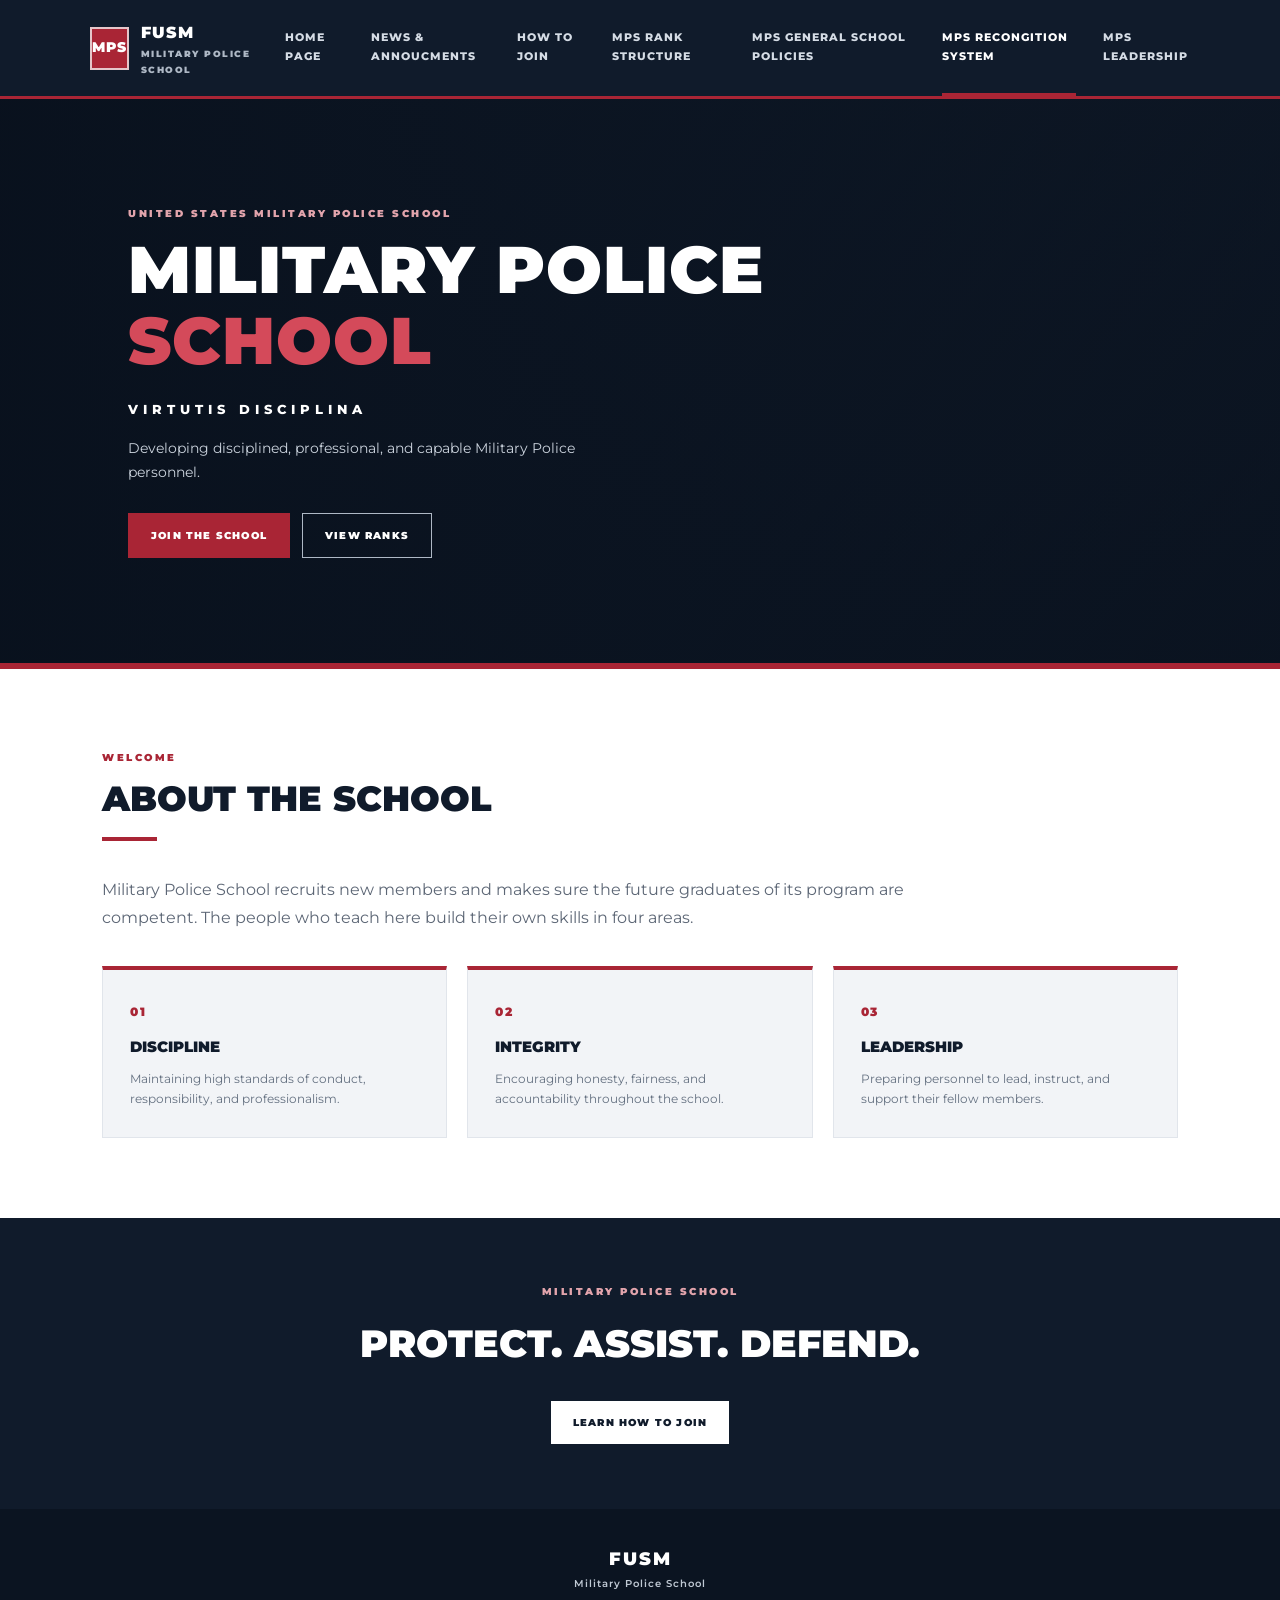
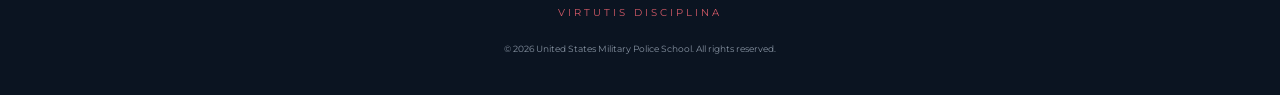
<file: index.html>
<!DOCTYPE html>
<html lang="en">
<head>
  <meta charset="UTF-8">
  <meta name="viewport" content="width=device-width, initial-scale=1.0">
  <title>FUSM | Military Police School</title>
  <link rel="stylesheet" href="style.css">
  <script src="script.js" defer></script>
</head>
<body>
  <header class="topbar">
    <a class="brand" href="index.html">
      <span class="brand-mark">MPS</span>
      <span>FUSM <small>MILITARY POLICE SCHOOL</small></span>
    </a>
    <button class="menu-button" aria-label="Toggle navigation">☰</button>
     <nav class="nav">
    <a href="index.html">Home Page</a>
    <a href="news.html">News & Annoucments</a>
    <a href="join.html">How To Join</a>
    <a href="ranks.html">MPS Rank Structure</a>
    <a href="rules.html">MPS General School Policies</a>
    <a class="active" href="awards.html">MPS Recongition System</a>
    <a href="leadership.html">MPS Leadership</a>
     </nav>
  </header>

  <main>
    <section class="hero">
      <div class="hero-content">
        <p class="eyebrow">UNITED STATES MILITARY POLICE SCHOOL</p>
        <h1>MILITARY POLICE<br><span>SCHOOL</span></h1>
        <p class="motto">VIRTUTIS DISCIPLINA</p>
        <p class="hero-description">
          Developing disciplined, professional, and capable Military Police personnel.
        </p>
        <div class="hero-actions">
          <a class="button button-red" href="join.html">Join the School</a>
          <a class="button button-outline" href="ranks.html">View Ranks</a>
        </div>
      </div>
    </section>

    <section class="section intro-section">
      <div class="section-heading">
        <p class="eyebrow">WELCOME</p>
        <h2>ABOUT THE SCHOOL</h2>
        <span class="red-line"></span>
      </div>
      <p class="lead">
        Military Police School recruits new members and makes sure the future graduates of its program are competent. The people who teach here build their own skills in four areas.
      </p>
      <div class="feature-grid">
        <article class="feature-card">
          <span class="feature-number">01</span>
          <h3>DISCIPLINE</h3>
          <p>Maintaining high standards of conduct, responsibility, and professionalism.</p>
        </article>
        <article class="feature-card">
          <span class="feature-number">02</span>
          <h3>INTEGRITY</h3>
          <p>Encouraging honesty, fairness, and accountability throughout the school.</p>
        </article>
        <article class="feature-card">
          <span class="feature-number">03</span>
          <h3>LEADERSHIP</h3>
          <p>Preparing personnel to lead, instruct, and support their fellow members.</p>
        </article>
      </div>
    </section>

    <section class="callout">
      <p class="eyebrow">MILITARY POLICE SCHOOL</p>
      <h2>PROTECT. ASSIST. DEFEND.</h2>
      <a class="button button-light" href="join.html">Learn How to Join</a>
    </section>
  </main>

  <footer>
    <div class="footer-brand">FUSM <span>Military Police School</span></div>
    <p>VIRTUTIS DISCIPLINA</p>
    <small>© 2026 United States Military Police School. All rights reserved.</small>
  </footer>
</body>
</html>
</file>
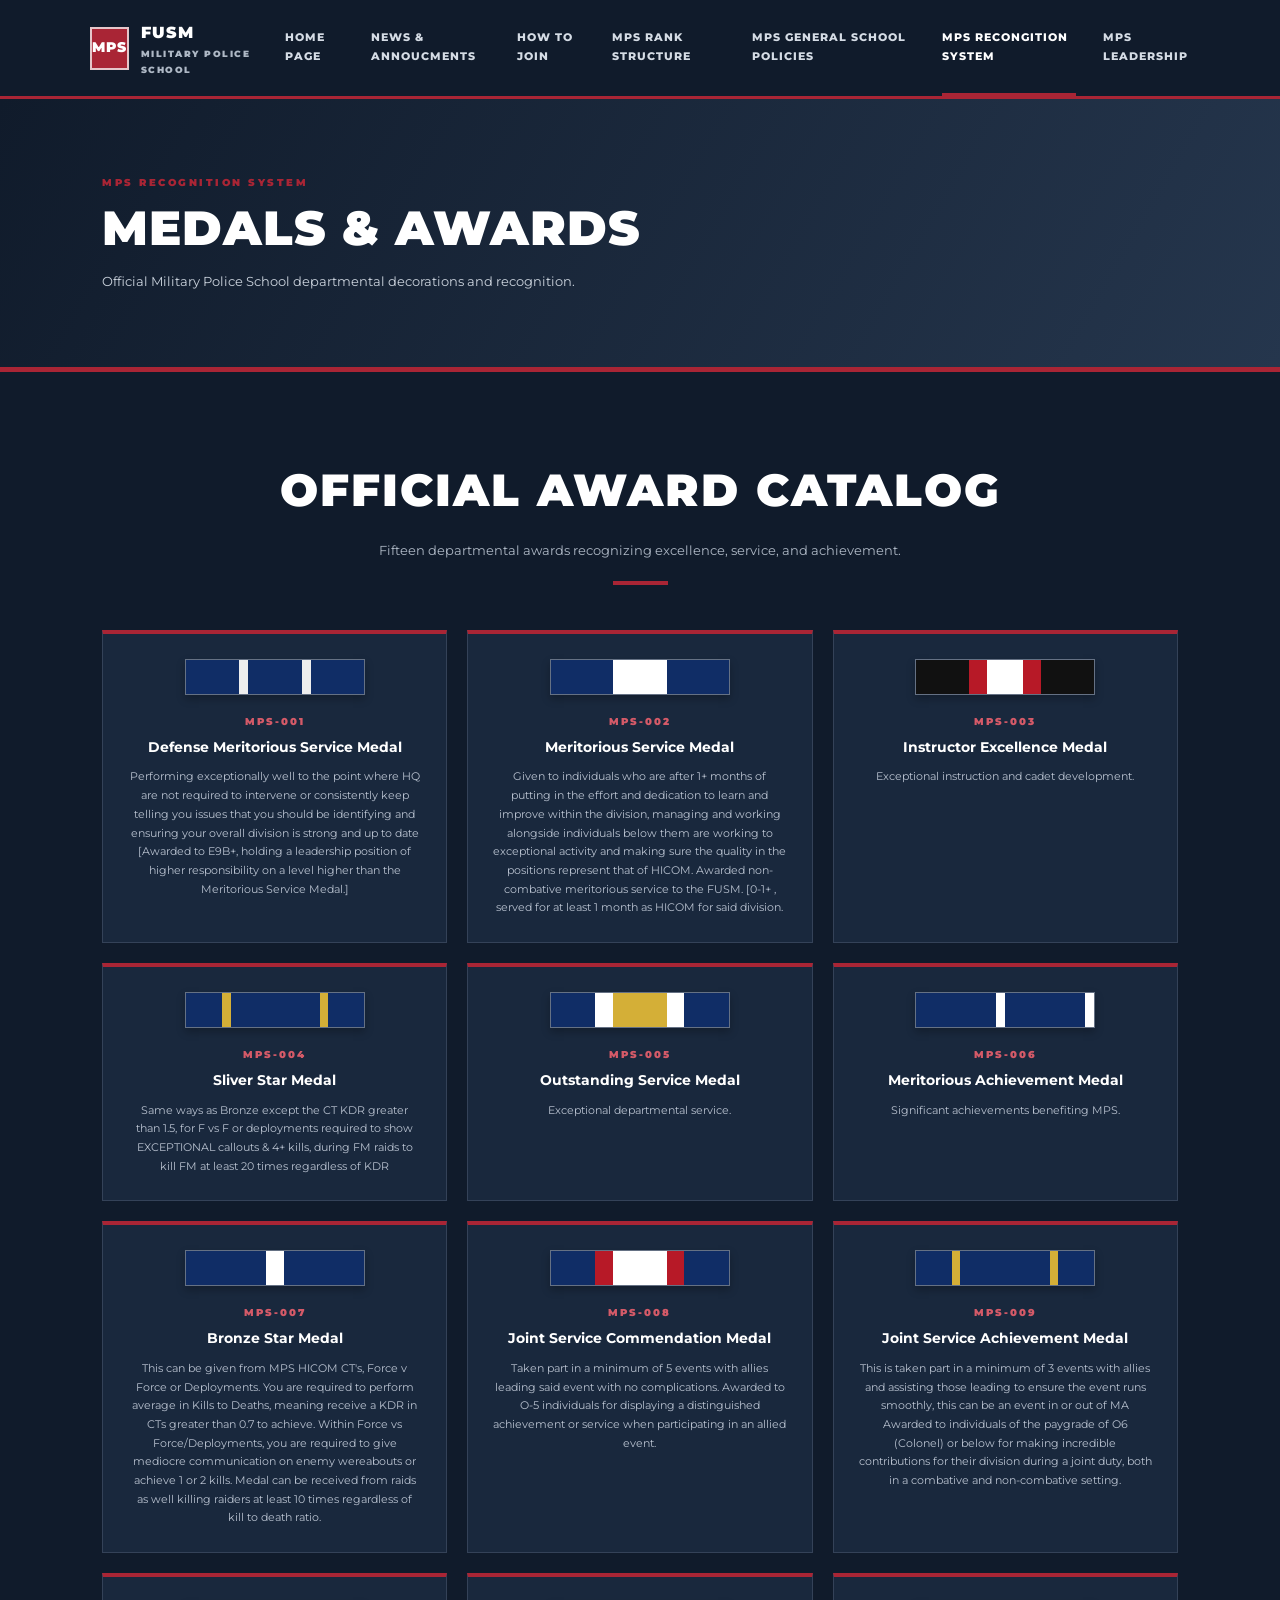
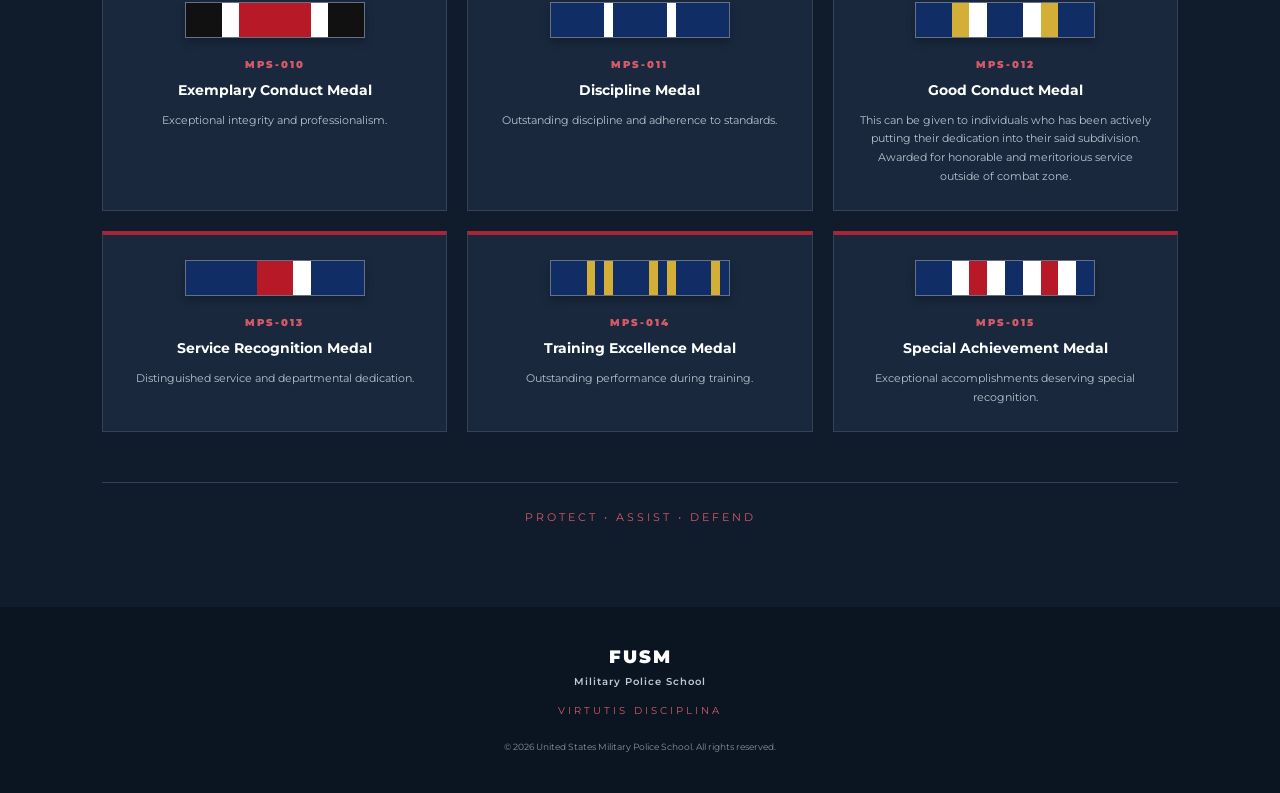
<file: awards.html>
<!DOCTYPE html>
<html lang="en">
<head>
  <meta charset="UTF-8">
  <meta name="viewport" content="width=device-width, initial-scale=1.0">
  <title>FUSM | Military Police School Medals & Awards</title>
  <link rel="stylesheet" href="style.css">
  <script src="script.js" defer></script>
</head>
<body>

<header class="topbar">
  <a class="brand" href="index.html">
    <span class="brand-mark">MPS</span>
    <span>FUSM <small>MILITARY POLICE SCHOOL</small></span>
  </a>

  <button class="menu-button" aria-label="Toggle navigation">☰</button>

  <nav class="nav">
    <a href="index.html">Home Page</a>
    <a href="news.html">News & Annoucments</a>
    <a href="join.html">How To Join</a>
    <a href="ranks.html">MPS Rank Structure</a>
    <a href="rules.html">MPS General School Policies</a>
    <a class="active" href="awards.html">MPS Recongition System</a>
    <a href="leadership.html">MPS Leadership</a>
     </nav>
  </header>

<section class="page-hero">
  <p class="eyebrow">MPS RECOGNITION SYSTEM</p>
  <h1>MEDALS &amp; AWARDS</h1>
  <p>Official Military Police School departmental decorations and recognition.</p>
</section>

<main class="awards-section">

  <div class="awards-header">
    <h2>OFFICIAL AWARD CATALOG</h2>
    <p>Fifteen departmental awards recognizing excellence, service, and achievement.</p>
    <span class="red-line" style="margin:20px auto"></span>
  </div>

  <div class="awards-grid">

    <article class="award-card">
      <div class="ribbon ribbon-01"></div>
      <span class="award-number">MPS-001</span>
      <h3>Defense Meritorious Service Medal</h3>
      <p>Performing exceptionally well to the point where HQ are not required to intervene or consistently keep telling you issues that you should be identifying and ensuring your overall division is strong and up to date [Awarded to E9B+, holding a leadership position of higher responsibility on a level higher than the Meritorious Service Medal.]</p>
    </article>

    <article class="award-card">
      <div class="ribbon ribbon-02"></div>
      <span class="award-number">MPS-002</span>
      <h3>Meritorious Service Medal</h3>
      <p>Given to individuals who are after 1+ months of putting in the effort and dedication to learn and improve within the division, managing and working alongside individuals below them are working to exceptional activity and making sure the quality in the positions represent that of HICOM. Awarded non-combative meritorious service to the FUSM. [0-1+ , served for at least 1 month as HICOM for said division.</p>
    </article>

    <article class="award-card">
      <div class="ribbon ribbon-03"></div>
      <span class="award-number">MPS-003</span>
      <h3>Instructor Excellence Medal</h3>
      <p>Exceptional instruction and cadet development.</p>
    </article>

    <article class="award-card">
      <div class="ribbon ribbon-04"></div>
      <span class="award-number">MPS-004</span>
      <h3>Sliver Star Medal</h3>
      <p>Same ways as Bronze except the CT KDR greater than 1.5, for F vs F or deployments required to show EXCEPTIONAL callouts & 4+ kills, during FM raids to kill FM at least 20 times regardless of KDR</p>
    </article>

    <article class="award-card">
      <div class="ribbon ribbon-05"></div>
      <span class="award-number">MPS-005</span>
      <h3>Outstanding Service Medal</h3>
      <p>Exceptional departmental service.</p>
    </article>

    <article class="award-card">
      <div class="ribbon ribbon-06"></div>
      <span class="award-number">MPS-006</span>
      <h3>Meritorious Achievement Medal</h3>
      <p>Significant achievements benefiting MPS.</p>
    </article>

    <article class="award-card">
      <div class="ribbon ribbon-07"></div>
      <span class="award-number">MPS-007</span>
      <h3>Bronze Star Medal</h3>
      <p>This can be given from MPS HICOM CT's, Force v Force or Deployments. You are required to perform average in Kills to Deaths, meaning receive a KDR in CTs greater than 0.7 to achieve. Within Force vs Force/Deployments, you are required to give mediocre communication on enemy wereabouts or achieve 1 or 2 kills. Medal can be received from raids as well killing raiders at least 10 times regardless of kill to death ratio.</p>
    </article>

    <article class="award-card">
      <div class="ribbon ribbon-08"></div>
      <span class="award-number">MPS-008</span>
      <h3>Joint Service Commendation Medal</h3>
      <p>Taken part in a minimum of 5 events with allies leading said event with no complications. Awarded to O-5 individuals for displaying a distinguished achievement or service when participating in an allied event.</p>
    </article>

    <article class="award-card">
      <div class="ribbon ribbon-09"></div>
      <span class="award-number">MPS-009</span>
      <h3>Joint Service Achievement Medal</h3>
      <p>This is taken part in a minimum of 3 events with allies and assisting those leading to ensure the event runs smoothly, this can be an event in or out of MA Awarded to individuals of the paygrade of O6 (Colonel) or below for making incredible contributions for their division during a joint duty, both in a combative and non-combative setting.</p>
    </article>

    <article class="award-card">
      <div class="ribbon ribbon-10"></div>
      <span class="award-number">MPS-010</span>
      <h3>Exemplary Conduct Medal</h3>
      <p>Exceptional integrity and professionalism.</p>
    </article>

    <article class="award-card">
      <div class="ribbon ribbon-11"></div>
      <span class="award-number">MPS-011</span>
      <h3>Discipline Medal</h3>
      <p>Outstanding discipline and adherence to standards.</p>
    </article>

    <article class="award-card">
      <div class="ribbon ribbon-12"></div>
      <span class="award-number">MPS-012</span>
      <h3>Good Conduct Medal</h3>
      <p>This can be given to individuals who has been actively putting their dedication into their said subdivision. Awarded for honorable and meritorious service outside of combat zone.</p>
    </article>

    <article class="award-card">
      <div class="ribbon ribbon-13"></div>
      <span class="award-number">MPS-013</span>
      <h3>Service Recognition Medal</h3>
      <p>Distinguished service and departmental dedication.</p>
    </article>

    <article class="award-card">
      <div class="ribbon ribbon-14"></div>
      <span class="award-number">MPS-014</span>
      <h3>Training Excellence Medal</h3>
      <p>Outstanding performance during training.</p>
    </article>

    <article class="award-card">
      <div class="ribbon ribbon-15"></div>
      <span class="award-number">MPS-015</span>
      <h3>Special Achievement Medal</h3>
      <p>Exceptional accomplishments deserving special recognition.</p>
    </article>

  </div>

  <div class="awards-footer">
    PROTECT • ASSIST • DEFEND
  </div>

</main>

<footer>
  <div class="footer-brand">FUSM <span>Military Police School</span></div>
  <p>VIRTUTIS DISCIPLINA</p>
  <small>© 2026 United States Military Police School. All rights reserved.</small>
</footer>

</body>
</html>
</file>
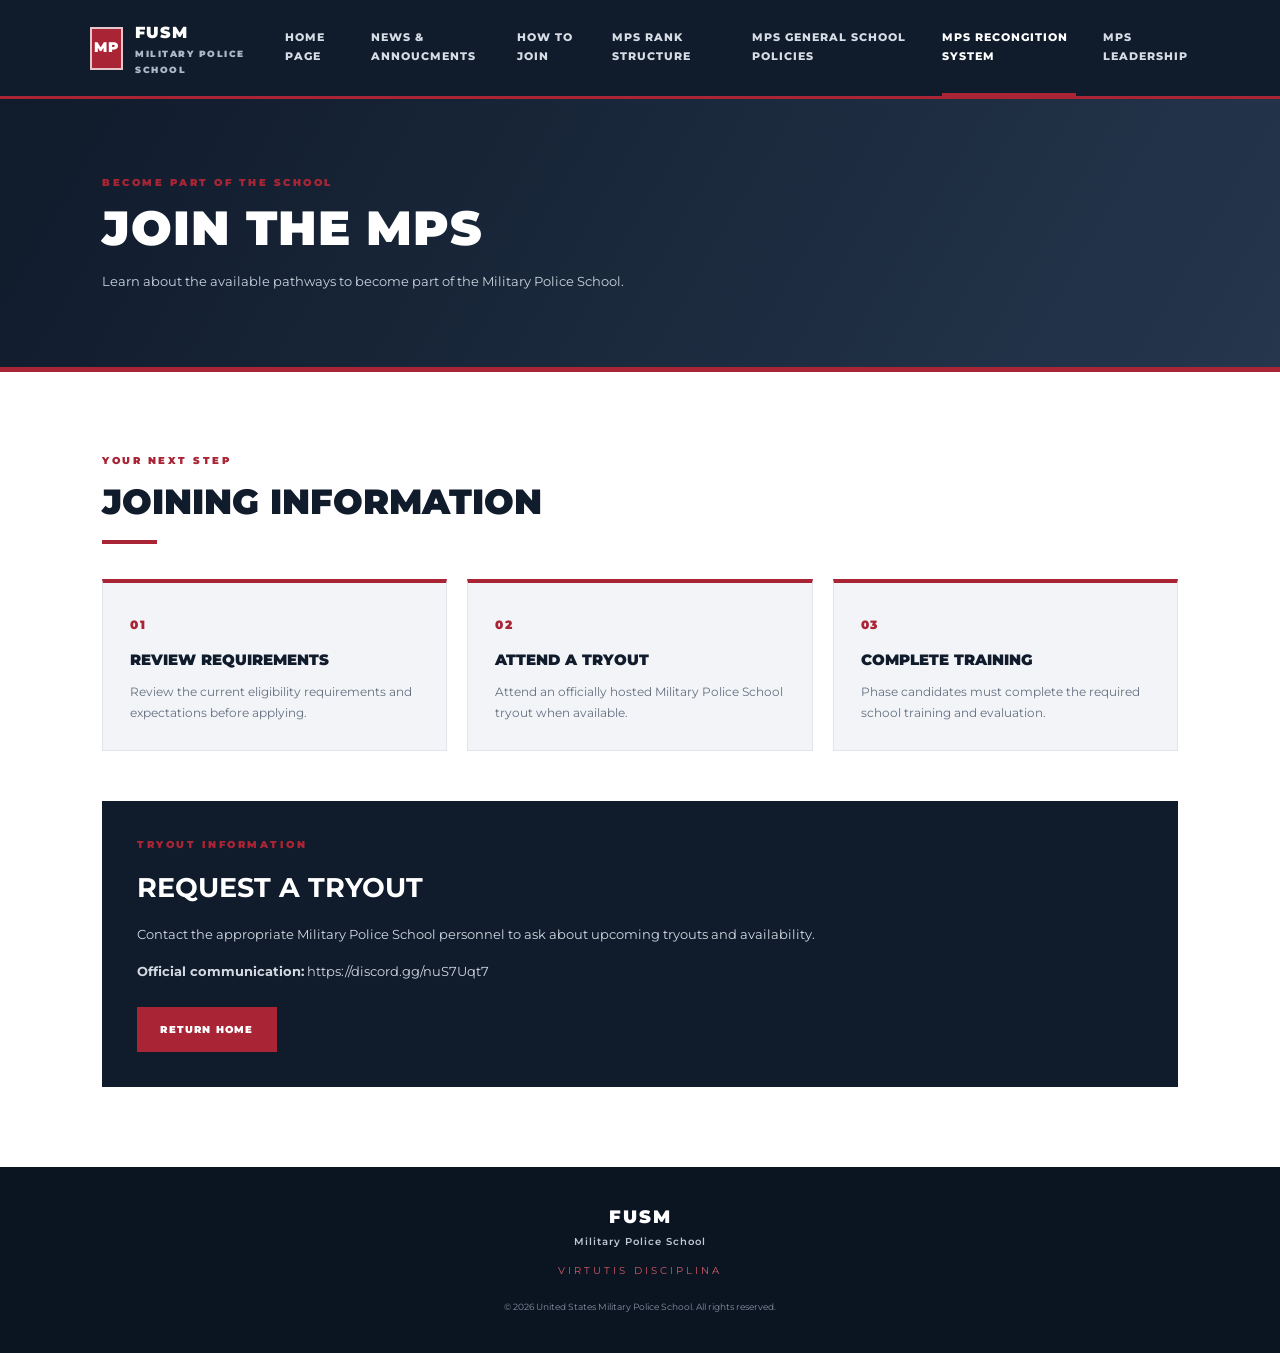
<file: join.html>
<!DOCTYPE html>
<html lang="en">
<head>
  <meta charset="UTF-8">
  <meta name="viewport" content="width=device-width, initial-scale=1.0">
  <title>Join | FUSM Military Police School</title>
  <link rel="stylesheet" href="style.css">
  <script src="script.js" defer></script>
</head>
<body>
  <header class="topbar">
    <a class="brand" href="index.html">
      <span class="brand-mark">MP</span>
      <span>FUSM <small>MILITARY POLICE SCHOOL</small></span>
    </a>
    <button class="menu-button" aria-label="Toggle navigation">☰</button>
    <nav class="nav">
    <a href="index.html">Home Page</a>
    <a href="news.html">News & Annoucments</a>
    <a href="join.html">How To Join</a>
    <a href="ranks.html">MPS Rank Structure</a>
    <a href="rules.html">MPS General School Policies</a>
    <a class="active" href="awards.html">MPS Recongition System</a>
    <a href="leadership.html">MPS Leadership</a>
     </nav>
  </header>

  <main>
    <section class="page-hero">
      <p class="eyebrow">BECOME PART OF THE SCHOOL</p>
      <h1>JOIN THE MPS</h1>
      <p>Learn about the available pathways to become part of the Military Police School.</p>
    </section>

    <section class="section">
      <div class="section-heading">
        <p class="eyebrow">YOUR NEXT STEP</p>
        <h2>JOINING INFORMATION</h2>
        <span class="red-line"></span>
      </div>

      <div class="feature-grid">
        <article class="feature-card">
          <span class="feature-number">01</span>
          <h3>REVIEW REQUIREMENTS</h3>
          <p>Review the current eligibility requirements and expectations before applying.</p>
        </article>
        <article class="feature-card">
          <span class="feature-number">02</span>
          <h3>ATTEND A TRYOUT</h3>
          <p>Attend an officially hosted Military Police School tryout when available.</p>
        </article>
        <article class="feature-card">
          <span class="feature-number">03</span>
          <h3>COMPLETE TRAINING</h3>
          <p>Phase candidates must complete the required school training and evaluation.</p>
        </article>
      </div>

      <div class="info-panel">
        <p class="eyebrow">TRYOUT INFORMATION</p>
        <h2>REQUEST A TRYOUT</h2>
        <p>Contact the appropriate Military Police School personnel to ask about upcoming tryouts and availability.</p>
        <p><strong>Official communication:</strong> https://discord.gg/nuS7Uqt7</p>
        <a class="button button-red" href="index.html">Return Home</a>
      </div>
    </section>
  </main>

  <footer>
    <div class="footer-brand">FUSM <span>Military Police School</span></div>
    <p>VIRTUTIS DISCIPLINA</p>
    <small>© 2026 United States Military Police School. All rights reserved.</small>
  </footer>
</body>
</html>
</file>
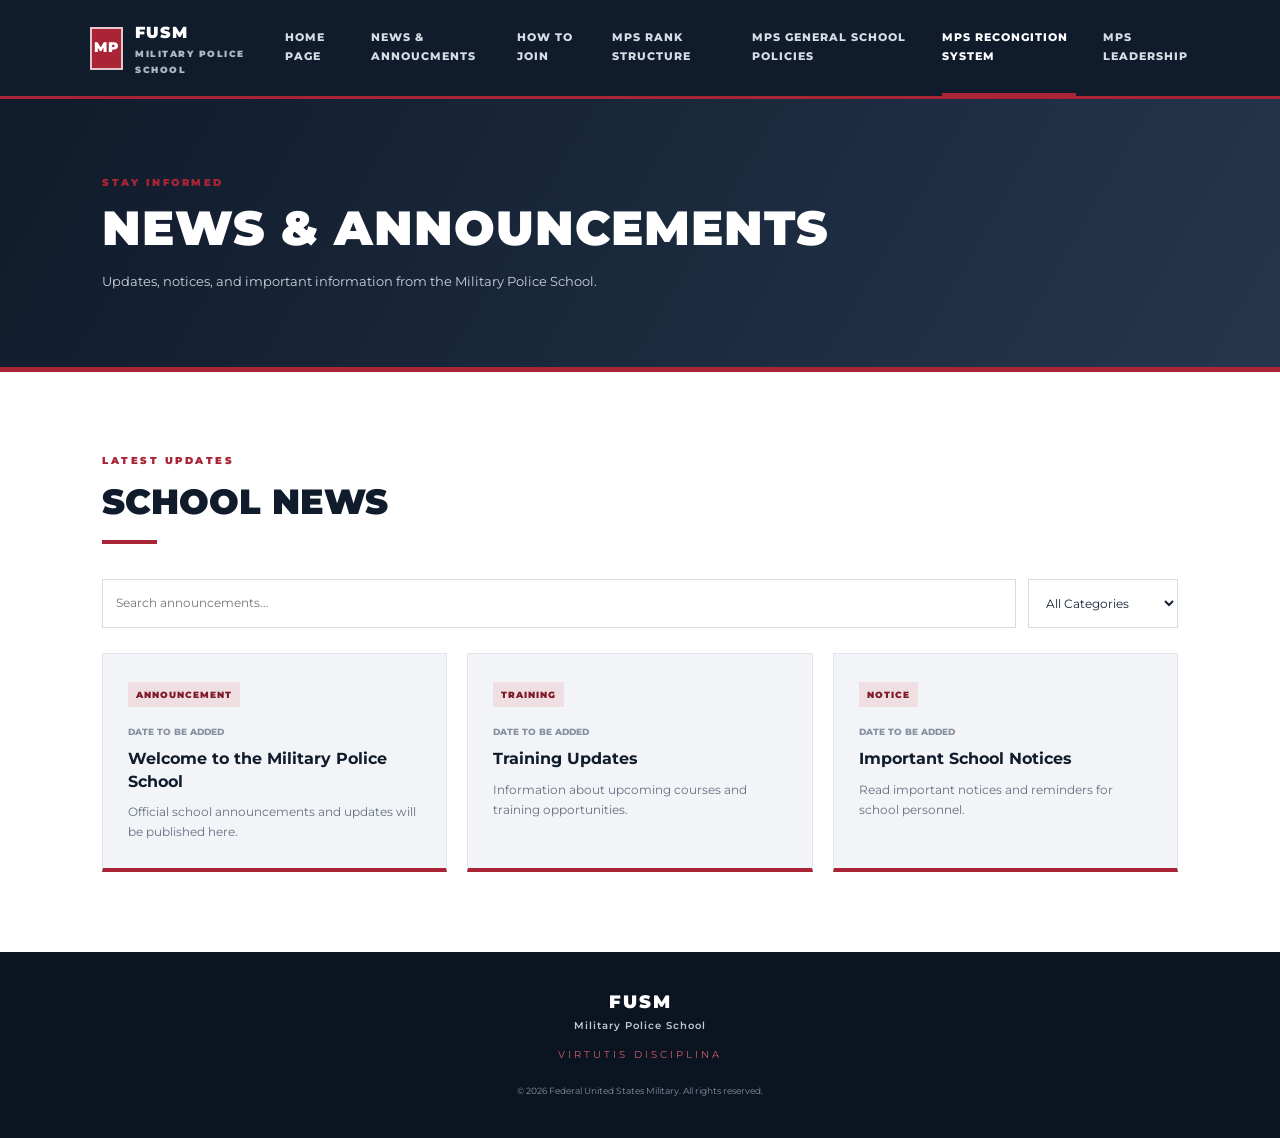
<file: news.html>
<!DOCTYPE html>
<html lang="en">
<head>
  <meta charset="UTF-8">
  <meta name="viewport" content="width=device-width, initial-scale=1.0">
  <title>News | FUSM Military Police School</title>
  <link rel="stylesheet" href="style.css">
  <script src="script.js" defer></script>
</head>
<body>
  <header class="topbar">
    <a class="brand" href="index.html">
      <span class="brand-mark">MP</span>
      <span>FUSM <small>MILITARY POLICE SCHOOL</small></span>
    </a>
    <button class="menu-button" aria-label="Toggle navigation">☰</button>
   <nav class="nav">
    <a href="index.html">Home Page</a>
    <a href="news.html">News & Annoucments</a>
    <a href="join.html">How To Join</a>
    <a href="ranks.html">MPS Rank Structure</a>
    <a href="rules.html">MPS General School Policies</a>
    <a class="active" href="awards.html">MPS Recongition System</a>
    <a href="leadership.html">MPS Leadership</a>
     </nav>
  </header>

  <main>
    <section class="page-hero">
      <p class="eyebrow">STAY INFORMED</p>
      <h1>NEWS & ANNOUNCEMENTS</h1>
      <p>Updates, notices, and important information from the Military Police School.</p>
    </section>

    <section class="section">
      <div class="section-heading">
        <p class="eyebrow">LATEST UPDATES</p>
        <h2>SCHOOL NEWS</h2>
        <span class="red-line"></span>
      </div>

      <div class="news-tools">
        <input id="newsSearch" type="search" placeholder="Search announcements...">
        <select id="newsCategory">
          <option value="all">All Categories</option>
          <option value="announcement">Announcements</option>
          <option value="training">Training</option>
          <option value="notice">Notices</option>
        </select>
      </div>

      <div class="news-grid">
        <article class="news-card" data-category="announcement">
          <span class="tag">ANNOUNCEMENT</span>
          <p class="news-date">DATE TO BE ADDED</p>
          <h3>Welcome to the Military Police School</h3>
          <p>Official school announcements and updates will be published here.</p>
        </article>

        <article class="news-card" data-category="training">
          <span class="tag">TRAINING</span>
          <p class="news-date">DATE TO BE ADDED</p>
          <h3>Training Updates</h3>
          <p>Information about upcoming courses and training opportunities.</p>
        </article>

        <article class="news-card" data-category="notice">
          <span class="tag">NOTICE</span>
          <p class="news-date">DATE TO BE ADDED</p>
          <h3>Important School Notices</h3>
          <p>Read important notices and reminders for school personnel.</p>
        </article>
      </div>
      <p id="noNews" class="empty-message" hidden>No announcements match your search.</p>
    </section>
  </main>

  <footer>
    <div class="footer-brand">FUSM <span>Military Police School</span></div>
    <p>VIRTUTIS DISCIPLINA</p>
    <small>© 2026 Federal United States Military. All rights reserved.</small>
  </footer>
</body>
</html>
</file>
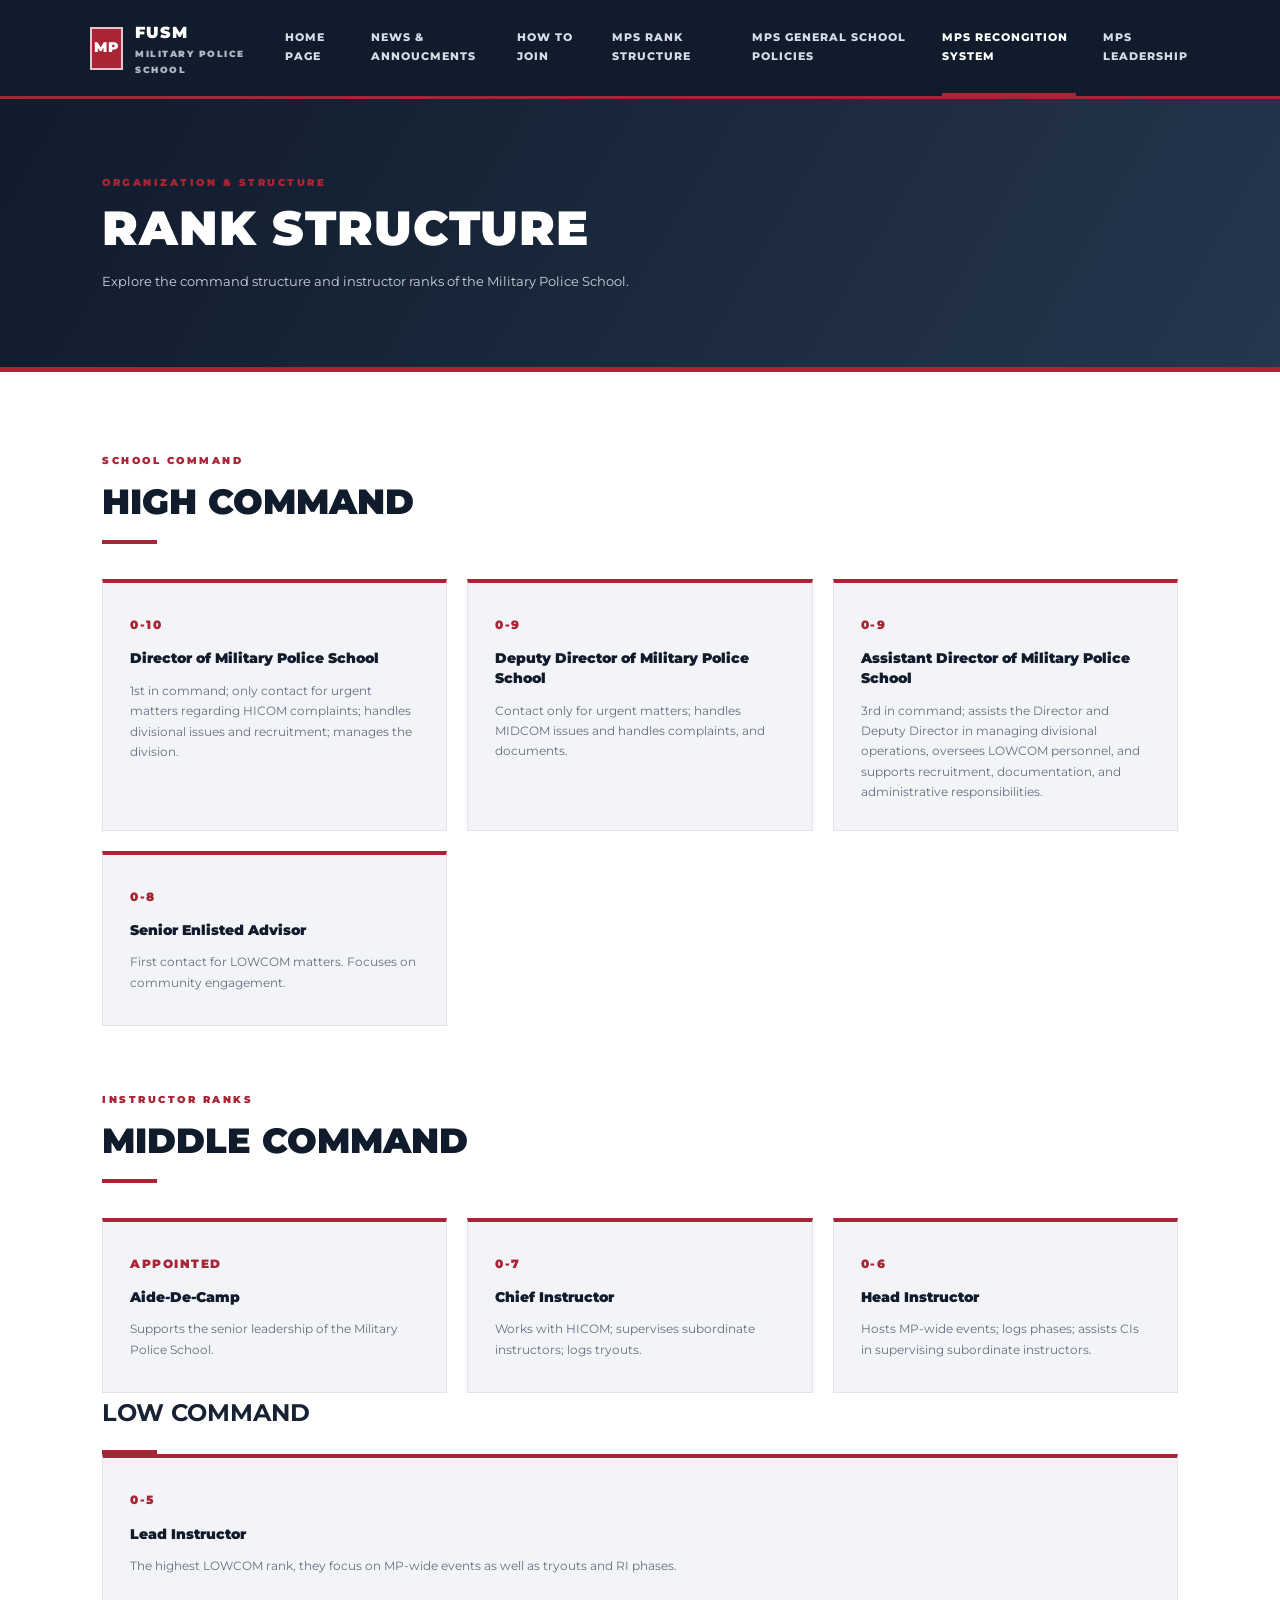
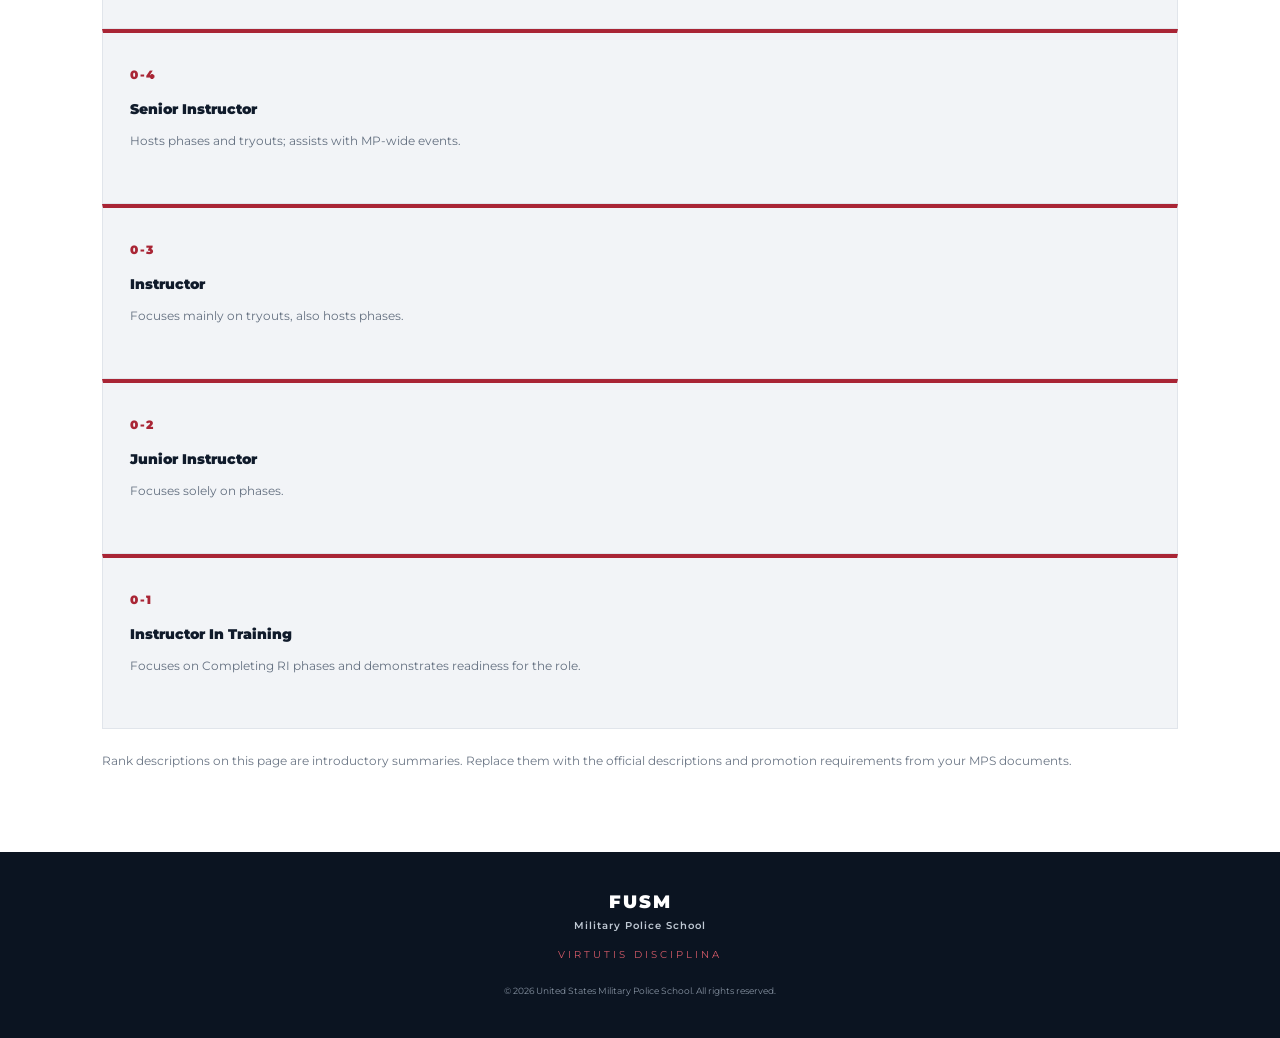
<file: ranks.html>
<!DOCTYPE html>
<html lang="en">
<head>
  <meta charset="UTF-8">
  <meta name="viewport" content="width=device-width, initial-scale=1.0">
  <title>Ranks | FUSM Military Police School</title>
  <link rel="stylesheet" href="style.css">
  <script src="script.js" defer></script>
</head>
<body>
  <header class="topbar">
    <a class="brand" href="index.html">
      <span class="brand-mark">MP</span>
      <span>FUSM <small>MILITARY POLICE SCHOOL</small></span>
    </a>
    <button class="menu-button" aria-label="Toggle navigation">☰</button>
    <nav class="nav">
      <nav class="nav">
    <a href="index.html">Home Page</a>
    <a href="news.html">News & Annoucments</a>
    <a href="join.html">How To Join</a>
    <a href="ranks.html">MPS Rank Structure</a>
    <a href="rules.html">MPS General School Policies</a>
    <a class="active" href="awards.html">MPS Recongition System</a>
    <a href="leadership.html">MPS Leadership</a>
     </nav>
  </header>

  <main>
    <section class="page-hero">
      <p class="eyebrow">ORGANIZATION & STRUCTURE</p>
      <h1>RANK STRUCTURE</h1>
      <p>Explore the command structure and instructor ranks of the Military Police School.</p>
    </section>

    <section class="section">
      <div class="section-heading">
        <p class="eyebrow">SCHOOL COMMAND</p>
        <h2>HIGH COMMAND</h2>
        <span class="red-line"></span>
      </div>

      <div class="rank-grid">
        <article class="rank-card">
          <span class="rank-number">0-10</span>
          <h3>Director of Military Police School</h3>
          <p>1st in command; only contact for urgent matters regarding HICOM complaints; handles divisional issues and recruitment; manages the division.</p>  
        </article>
        
        <article class="rank-card">
          <span class="rank-number">0-9</span>
          <h3>Deputy Director of Military Police School</h3>
          <p>Contact only for urgent matters; handles MIDCOM issues and handles complaints, and documents.</p>
        </article>

<article class="rank-card">
          <span class="rank-number">0-9</span>
          <h3>Assistant Director of Military Police School</h3>
          <p>3rd in command; assists the Director and Deputy Director in managing divisional operations, oversees LOWCOM personnel, and supports recruitment, documentation, and administrative responsibilities.</p>
        </article>
        
        <article class="rank-card">
          <span class="rank-number">0-8</span>
          <h3>Senior Enlisted Advisor</h3>
          <p>First contact for LOWCOM matters. Focuses on community engagement.</p>
        </article>
      </div>

      <div class="section-heading sub-heading">
        <p class="eyebrow">INSTRUCTOR RANKS</p>
        <h2>MIDDLE COMMAND</h2>
        <span class="red-line"></span>
      </div>

      <div class="rank-grid">
        <article class="rank-card">
          <span class="rank-number">APPOINTED</span>
          <h3>Aide-De-Camp</h3>
          <p>Supports the senior leadership of the Military Police School.</p>
        </article>
        <article class="rank-card">
          <span class="rank-number">0-7</span>
          <h3>Chief Instructor</h3>
          <p>Works with HICOM; supervises subordinate instructors; logs tryouts.</p>
        </article>
        <article class="rank-card">
          <span class="rank-number">0-6</span>
          <h3>Head Instructor</h3>
          <p>Hosts MP-wide events; logs phases; assists CIs in 
supervising subordinate instructors.
</p>
        </article>

      </div> 
      
        <h2>LOW COMMAND</h2>
        <span class="red-line"></span>
      </div>
      
        <article class="rank-card">
          <span class="rank-number">0-5</span>
          <h3>Lead Instructor</h3>
          <p>The highest LOWCOM rank, they focus on MP-wide events as well as tryouts and RI phases.</p>
        </article>
        <article class="rank-card">
          <span class="rank-number">0-4</span>
          <h3>Senior Instructor</h3>
          <p>Hosts phases and tryouts; assists with MP-wide events.</p>
        </article>
        <article class="rank-card">
          <span class="rank-number">0-3</span>
          <h3>Instructor</h3>
          <p>Focuses mainly on tryouts, also hosts phases.</p>
        </article>
        <article class="rank-card">
          <span class="rank-number">0-2</span>
          <h3>Junior Instructor</h3>
          <p>Focuses solely on phases.</p>
        </article>
        <article class="rank-card">
          <span class="rank-number">0-1</span>
          <h3>Instructor In Training</h3>
          <p>Focuses on Completing RI phases and demonstrates readiness for the role.</p>
        </article>
      </div>

      <p class="note">
        Rank descriptions on this page are introductory summaries. Replace them with the
        official descriptions and promotion requirements from your MPS documents.
      </p>
    </section>
  </main>

  <footer>
    <div class="footer-brand">FUSM <span>Military Police School</span></div>
    <p>VIRTUTIS DISCIPLINA</p>
    <small>© 2026 United States Military Police School. All rights reserved.</small>
  </footer>
</body>
</html>
</file>
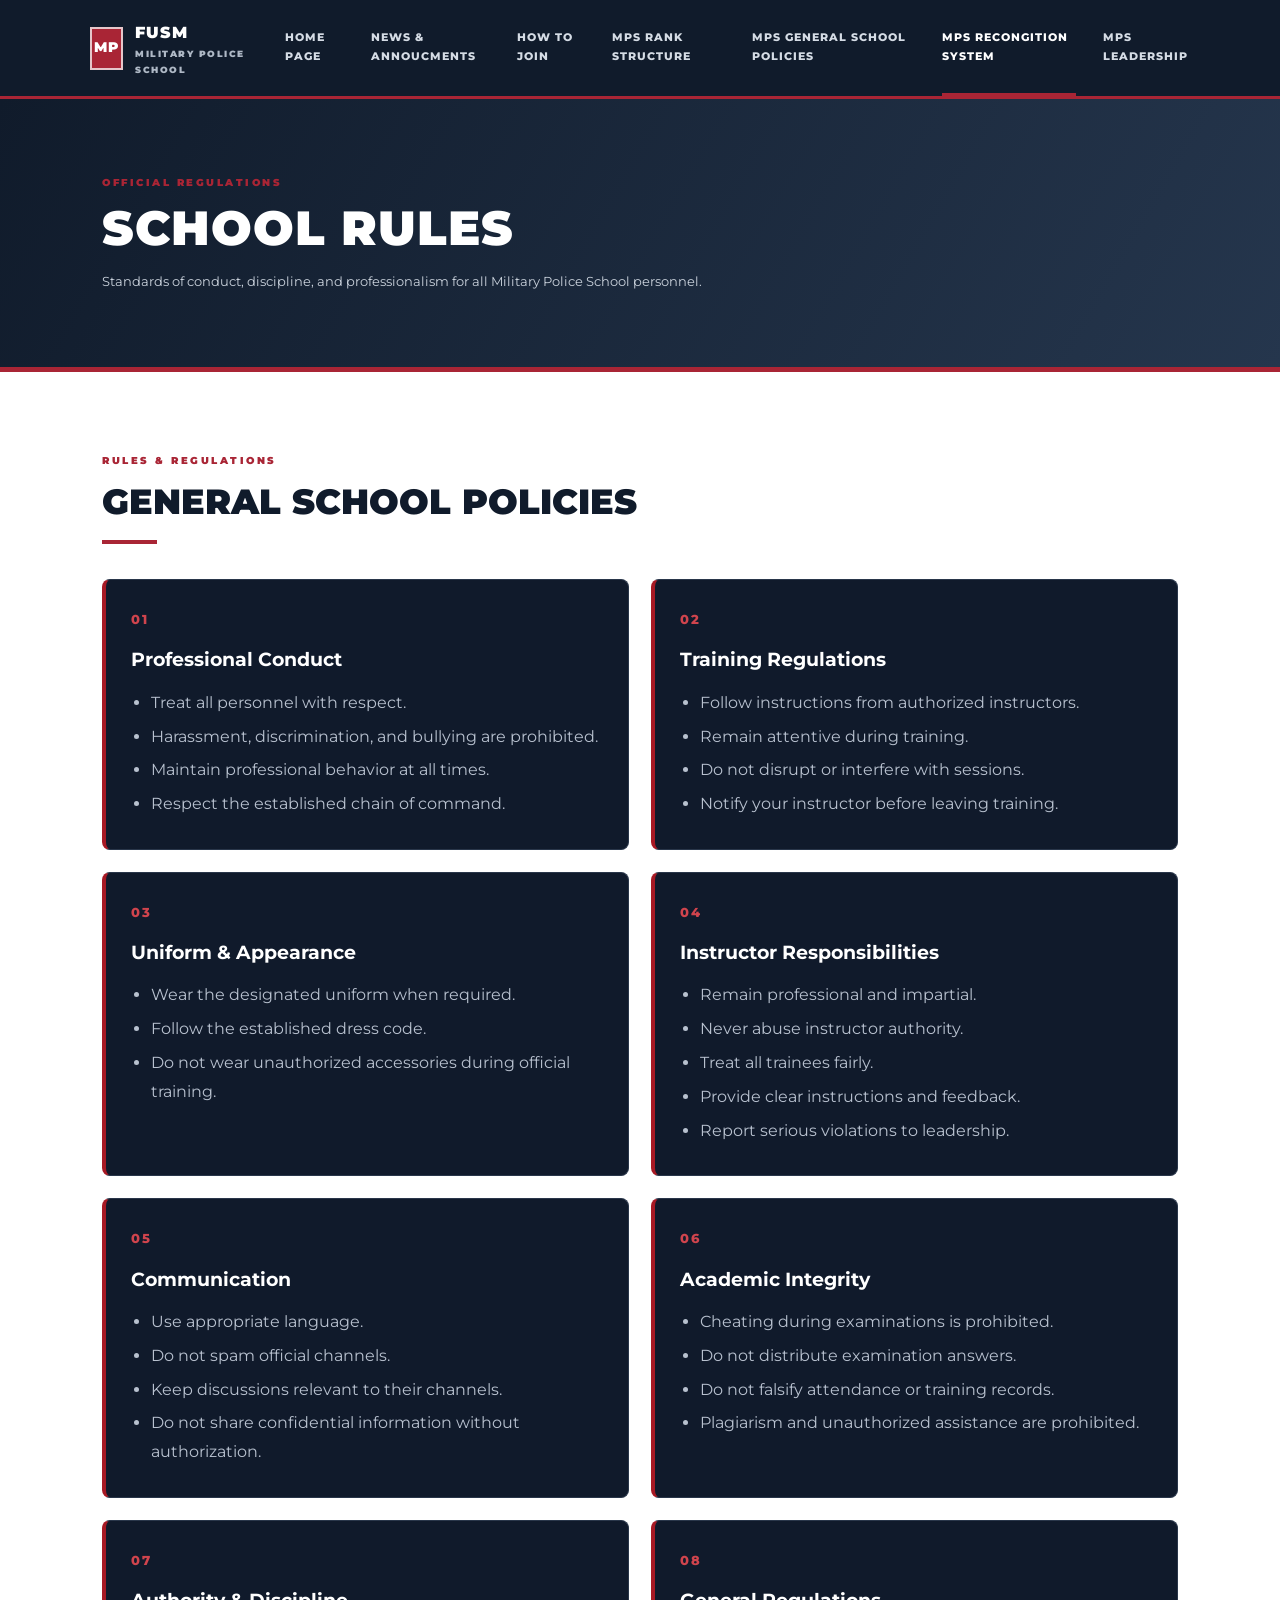
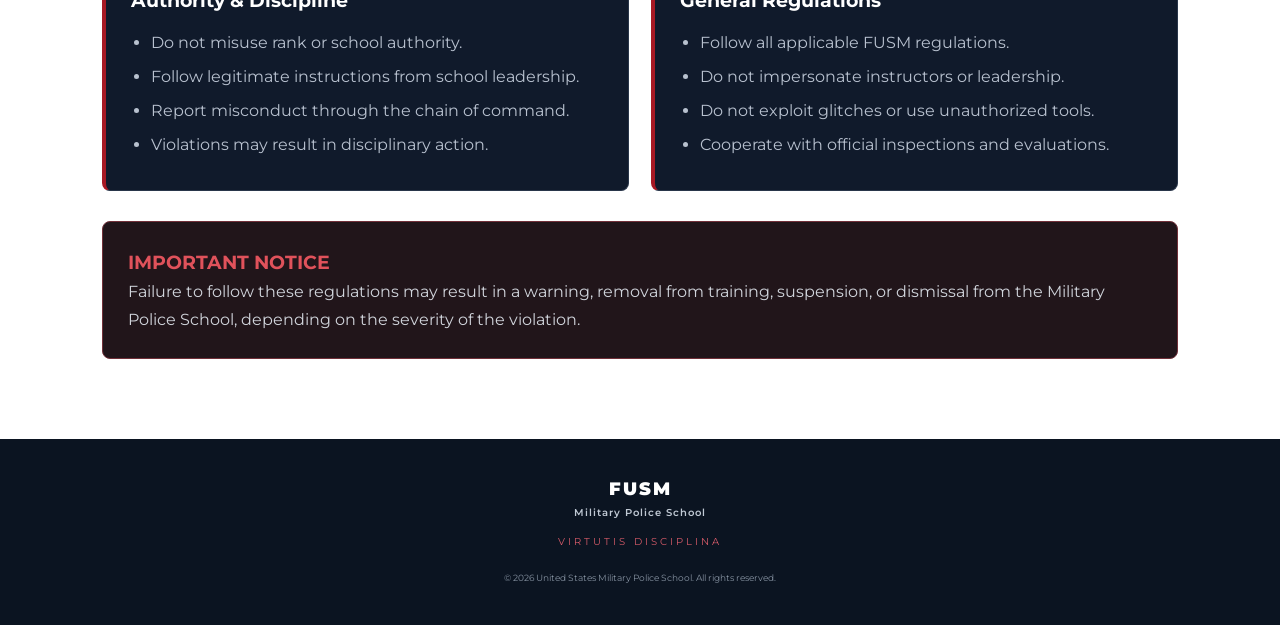
<file: rules.html>
<!DOCTYPE html>
<html lang="en">
<head>
  <meta charset="UTF-8">
  <meta name="viewport" content="width=device-width, initial-scale=1.0">
  <title>School Rules | FUSM Military Police School</title>
  <link rel="stylesheet" href="style.css">
  <script src="script.js" defer></script>
</head>
<body>

<header class="topbar">
  <a class="brand" href="index.html">
    <span class="brand-mark">MP</span>
    <span>FUSM <small>MILITARY POLICE SCHOOL</small></span>
  </a>

  <button class="menu-button" aria-label="Toggle navigation">☰</button>

  <nav class="nav">
    <a href="index.html">Home Page</a>
    <a href="news.html">News & Annoucments</a>
    <a href="join.html">How To Join</a>
    <a href="ranks.html">MPS Rank Structure</a>
    <a href="rules.html">MPS General School Policies</a>
    <a class="active" href="awards.html">MPS Recongition System</a>
    <a href="leadership.html">MPS Leadership</a>
     </nav>
  </header>

<main>

  <section class="page-hero">
    <p class="eyebrow">OFFICIAL REGULATIONS</p>
    <h1>SCHOOL RULES</h1>
    <p>Standards of conduct, discipline, and professionalism for all Military Police School personnel.</p>
  </section>

  <section class="section">
    <div class="section-heading">
      <p class="eyebrow">RULES & REGULATIONS</p>
      <h2>GENERAL SCHOOL POLICIES</h2>
      <span class="red-line"></span>
    </div>

    <div class="rules-grid">

      <article class="rule-card">
        <span class="rule-number">01</span>
        <h3>Professional Conduct</h3>
        <ul>
          <li>Treat all personnel with respect.</li>
          <li>Harassment, discrimination, and bullying are prohibited.</li>
          <li>Maintain professional behavior at all times.</li>
          <li>Respect the established chain of command.</li>
        </ul>
      </article>

      <article class="rule-card">
        <span class="rule-number">02</span>
        <h3>Training Regulations</h3>
        <ul>
          <li>Follow instructions from authorized instructors.</li>
          <li>Remain attentive during training.</li>
          <li>Do not disrupt or interfere with sessions.</li>
          <li>Notify your instructor before leaving training.</li>
        </ul>
      </article>

      <article class="rule-card">
        <span class="rule-number">03</span>
        <h3>Uniform & Appearance</h3>
        <ul>
          <li>Wear the designated uniform when required.</li>
          <li>Follow the established dress code.</li>
          <li>Do not wear unauthorized accessories during official training.</li>
        </ul>
      </article>

      <article class="rule-card">
        <span class="rule-number">04</span>
        <h3>Instructor Responsibilities</h3>
        <ul>
          <li>Remain professional and impartial.</li>
          <li>Never abuse instructor authority.</li>
          <li>Treat all trainees fairly.</li>
          <li>Provide clear instructions and feedback.</li>
          <li>Report serious violations to leadership.</li>
        </ul>
      </article>

      <article class="rule-card">
        <span class="rule-number">05</span>
        <h3>Communication</h3>
        <ul>
          <li>Use appropriate language.</li>
          <li>Do not spam official channels.</li>
          <li>Keep discussions relevant to their channels.</li>
          <li>Do not share confidential information without authorization.</li>
        </ul>
      </article>

      <article class="rule-card">
        <span class="rule-number">06</span>
        <h3>Academic Integrity</h3>
        <ul>
          <li>Cheating during examinations is prohibited.</li>
          <li>Do not distribute examination answers.</li>
          <li>Do not falsify attendance or training records.</li>
          <li>Plagiarism and unauthorized assistance are prohibited.</li>
        </ul>
      </article>

      <article class="rule-card">
        <span class="rule-number">07</span>
        <h3>Authority & Discipline</h3>
        <ul>
          <li>Do not misuse rank or school authority.</li>
          <li>Follow legitimate instructions from school leadership.</li>
          <li>Report misconduct through the chain of command.</li>
          <li>Violations may result in disciplinary action.</li>
        </ul>
      </article>

      <article class="rule-card">
        <span class="rule-number">08</span>
        <h3>General Regulations</h3>
        <ul>
          <li>Follow all applicable FUSM regulations.</li>
          <li>Do not impersonate instructors or leadership.</li>
          <li>Do not exploit glitches or use unauthorized tools.</li>
          <li>Cooperate with official inspections and evaluations.</li>
        </ul>
      </article>

    </div>

    <div class="rules-warning">
      <h3>IMPORTANT NOTICE</h3>
      <p>Failure to follow these regulations may result in a warning, removal from training, suspension, or dismissal from the Military Police School, depending on the severity of the violation.</p>
    </div>

  </section>
</main>

<footer>
  <div class="footer-brand">FUSM <span>Military Police School</span></div>
  <p>VIRTUTIS DISCIPLINA</p>
  <small>© 2026 United States Military Police School. All rights reserved.</small>
</footer>

</body>
</html>
</file>
<file: style.css>
@import url('https://fonts.googleapis.com/css2?family=Montserrat:wght@400;500;600;700;800;900&display=swap');

:root {
  --navy: #101b2b;
  --navy-light: #19283d;
  --red: #a92535;
  --red-dark: #801c2a;
  --white: #ffffff;
  --light: #f2f4f7;
  --muted: #aeb8c5;
  --ink: #172235;
}

* {
  box-sizing: border-box;
  margin: 0;
  padding: 0;
}

html {
  scroll-behavior: smooth;
}

body {
  font-family: 'Montserrat', Arial, sans-serif;
  color: var(--ink);
  background: var(--white);
  line-height: 1.7;
}

a {
  color: inherit;
  text-decoration: none;
}

.topbar {
  min-height: 78px;
  padding: 0 7%;
  display: flex;
  align-items: center;
  justify-content: space-between;
  gap: 25px;
  background: var(--navy);
  color: var(--white);
  border-bottom: 3px solid var(--red);
  position: relative;
  z-index: 10;
}

.brand {
  display: flex;
  align-items: center;
  gap: 12px;
  font-weight: 900;
  letter-spacing: 1px;
}

.brand small {
  display: block;
  font-size: 9px;
  color: var(--muted);
  letter-spacing: 1.5px;
}

.brand-mark {
  width: 43px;
  height: 43px;
  display: grid;
  place-items: center;
  background: var(--red);
  border: 2px solid #e5c6ca;
  font-size: 14px;
  font-weight: 900;
}


.nav {
  display: flex;
  align-items: center;
  gap: 27px;
}

.nav a {
  color: #d5dce5;
  font-size: 11px;
  font-weight: 800;
  letter-spacing: 1px;
  text-transform: uppercase;
  padding: 28px 0;
  border-bottom: 3px solid transparent;
}

.nav a:hover,
.nav a.active {
  color: white;
  border-color: var(--red);
}


.menu-button {
  display: none;
  border: 0;
  background: transparent;
  color: white;
  font-size: 27px;
}

.hero {
  min-height: 570px;
  display: flex;
  align-items: center;
  padding: 80px 10%;
  color: white;
  background:
    linear-gradient(90deg, rgba(8, 16, 28, .97), rgba(8, 16, 28, .72)),
    linear-gradient(135deg, #263951, #111b2a);
  border-bottom: 6px solid var(--red);
}

.hero-content {
  max-width: 720px;
}

.eyebrow {
  color: var(--red);
  font-size: 10px;
  font-weight: 900;
  letter-spacing: 2.5px;
  margin-bottom: 12px;
}

.hero .eyebrow {
  color: #e2a4ac;
}

.hero h1,
.page-hero h1 {
  font-size: clamp(35px, 6vw, 66px);
  font-weight: 900;
  line-height: 1.08;
  letter-spacing: 1px;
}

.hero h1 span {
  color: #d44a5a;
}

.motto {
  margin-top: 22px;
  font-size: 13px;
  letter-spacing: 5px;
  font-weight: 800;
}

.hero-description {
  color: #cbd3dd;
  max-width: 520px;
  margin: 17px 0 28px;
  font-size: 14px;
}

.hero-actions {
  display: flex;
  flex-wrap: wrap;
  gap: 12px;
}

.button {
  display: inline-block;
  padding: 13px 22px;
  font-size: 10px;
  font-weight: 900;
  letter-spacing: 1.2px;
  text-transform: uppercase;
  transition: .2s;
}

.button-red {
  color: white;
  background: var(--red);
  border: 1px solid var(--red);
}

.button-red:hover {
  background: var(--red-dark);
}

.button-outline {
  color: white;
  border: 1px solid #aeb8c5;
}

.button-light {
  color: var(--navy);
  background: white;
}

.section {
  padding: 80px 8%;
  max-width: 1400px;
  margin: auto;
}

.section-heading {
  margin-bottom: 35px;
}

.section-heading h2 {
  color: var(--navy);
  font-size: clamp(24px, 4vw, 35px);
  font-weight: 900;
  line-height: 1.2;
}

.red-line {
  display: block;
  width: 55px;
  height: 4px;
  background: var(--red);
  margin-top: 17px;
}

.lead {
  max-width: 850px;
  color: #5c6675;
  font-size: 16px;
  margin-bottom: 35px;
}

.feature-grid,
.rank-grid,
.leader-grid {
  display: grid;
  grid-template-columns: repeat(3, minmax(0, 1fr));
  gap: 20px;
}

.feature-card,
.rank-card,
.leader-card {
  background: var(--light);
  border: 1px solid #e1e5eb;
  border-top: 4px solid var(--red);
  padding: 27px;
}

.feature-number,
.rank-number {
  color: var(--red);
  font-size: 12px;
  font-weight: 900;
  letter-spacing: 1.5px;
}

.feature-card h3,
.rank-card h3,
.leader-card h3 {
  color: var(--navy);
  font-size: 15px;
  font-weight: 900;
  line-height: 1.4;
  margin: 12px 0;
}

.feature-card p,
.rank-card p,
.leader-card p {
  color: #647080;
  font-size: 12px;
}

.callout {
  padding: 65px 8%;
  text-align: center;
  background: var(--navy);
  color: white;
}

.callout h2 {
  font-size: clamp(25px, 4vw, 38px);
  margin-bottom: 25px;
  font-weight: 900;
}

.callout .eyebrow {
  color: #e2a4ac;
}

.page-hero {
  padding: 75px 8%;
  background: linear-gradient(120deg, #101b2b, #25364d);
  color: white;
  border-bottom: 5px solid var(--red);
}

.page-hero h1 {
  font-size: clamp(30px, 5vw, 48px);
}

.page-hero p:last-child {
  color: #cbd3dd;
  max-width: 650px;
  margin-top: 15px;
  font-size: 13px;
}

.news-tools {
  display: flex;
  gap: 12px;
  margin-bottom: 25px;
}

.news-tools input,
.news-tools select {
  min-width: 0;
  padding: 13px;
  border: 1px solid #d6dce4;
  background: white;
  color: var(--ink);
  font: inherit;
  font-size: 12px;
}

.news-tools input {
  flex: 1;
}

.news-grid {
  display: grid;
  grid-template-columns: repeat(3, minmax(0, 1fr));
  gap: 20px;
}

.news-card {
  padding: 25px;
  background: var(--light);
  border: 1px solid #e1e5eb;
  border-bottom: 4px solid var(--red);
}

.tag {
  display: inline-block;
  background: #f0dfe2;
  color: var(--red-dark);
  padding: 5px 8px;
  font-size: 9px;
  font-weight: 900;
  letter-spacing: 1px;
}

.news-date {
  color: #8791a0;
  font-size: 9px;
  font-weight: 800;
  margin-top: 17px;
}

.news-card h3 {
  color: var(--navy);
  font-size: 16px;
  line-height: 1.4;
  margin: 9px 0;
}

.news-card p:last-child {
  color: #647080;
  font-size: 12px;
}

.empty-message,
.note {
  color: #6c7786;
  font-size: 12px;
  margin-top: 22px;
}

.info-panel {
  margin-top: 50px;
  padding: 35px;
  background: var(--navy);
  color: white;
}

.info-panel h2 {
  font-size: 27px;
  margin-bottom: 12px;
}

.info-panel p:not(.eyebrow) {
  color: #d2d9e2;
  font-size: 13px;
  margin-bottom: 15px;
}

.info-panel .button {
  margin-top: 10px;
}

.sub-heading {
  margin-top: 65px;
}

.rank-grid {
  grid-template-columns: repeat(3, minmax(0, 1fr));
}

.rank-card {
  min-height: 175px;
}

.rank-card h3 {
  font-size: 14px;
}

.leader-grid {
  grid-template-columns: repeat(4, minmax(0, 1fr));
}

.leader-card {
  text-align: center;
}

.leader-avatar {
  width: 75px;
  height: 75px;
  display: grid;
  place-items: center;
  margin: 0 auto 20px;
  background: var(--navy);
  border: 3px solid var(--red);
  border-radius: 50%;
  color: white;
  font-weight: 900;
}

footer {
  padding: 35px 8%;
  background: #0b1421;
  color: white;
  text-align: center;
}

.footer-brand {
  font-size: 18px;
  font-weight: 900;
  letter-spacing: 2px;
}

.footer-brand span {
  display: block;
  color: #c0c9d4;
  font-size: 10px;
  font-weight: 600;
  letter-spacing: 1px;
}

footer p {
  color: #d45a68;
  font-size: 10px;
  letter-spacing: 3px;
  margin: 12px 0;
}

footer small {
  color: #8591a0;
  font-size: 9px;
}

@media (max-width: 850px) {
  .topbar {
    padding: 0 5%;
    min-height: 70px;
  }

  .menu-button {
    display: block;
  }

  .nav {
    display: none;
    position: absolute;
    top: 70px;
    left: 0;
    right: 0;
    padding: 10px 5% 20px;
    background: var(--navy);
    flex-direction: column;
    align-items: stretch;
    gap: 0;
    border-top: 1px solid #344258;
  }

  .nav.open {
    display: flex;
  }

  .nav a {
    padding: 13px 0;
    border-bottom: 1px solid #344258;
  }

  .feature-grid,
  .rank-grid,
  .news-grid {
    grid-template-columns: repeat(2, minmax(0, 1fr));
  }

  .leader-grid {
    grid-template-columns: repeat(2, minmax(0, 1fr));
  }

  .hero {
    min-height: 490px;
    padding: 65px 7%;
  }
}

@media (max-width: 540px) {
  .section {
    padding: 55px 6%;
  }

  .feature-grid,
  .rank-grid,
  .news-grid,
  .leader-grid {
    grid-template-columns: 1fr;
  }

  .news-tools {
    flex-direction: column;
  }

  .hero {
    min-height: 460px;
    padding: 55px 6%;
  }

  .page-hero {
    padding: 55px 6%;
  }

  .info-panel {
    padding: 25px;
  }
}




/* SCHOOL RULES PAGE */

.rules-grid {
  display: grid;
  grid-template-columns: repeat(2, minmax(0, 1fr));
  gap: 22px;
}

.rule-card {
  background: #101a2b;
  border: 1px solid #29364a;
  border-left: 4px solid #a71924;
  border-radius: 8px;
  padding: 25px;
}

.rule-number {
  color: #d0444d;
  font-size: 13px;
  font-weight: 800;
  letter-spacing: 2px;
}

.rule-card h3 {
  color: #ffffff;
  margin: 12px 0;
  font-size: 19px;
}

.rule-card ul {
  color: #b8c1cf;
  padding-left: 20px;
  line-height: 1.8;
}

.rule-card li {
  margin-bottom: 5px;
}

.rules-warning {
  margin-top: 30px;
  padding: 25px;
  background: #21151a;
  border: 1px solid #713039;
  border-radius: 8px;
}

.rules-warning h3 {
  color: #e0525b;
  margin-top: 0;
}

.rules-warning p {
  color: #d1d5dc;
  line-height: 1.7;
}

@media (max-width: 700px) {
  .rules-grid {
    grid-template-columns: 1fr;
  }
}


/* ==============================
   MPS MEDALS & AWARDS
================================ */

.awards-section {
  background: var(--navy);
  color: white;
  padding: 80px 8%;
}

.awards-header {
  text-align: center;
  margin-bottom: 45px;
}

.awards-header h2 {
  font-size: clamp(28px, 5vw, 45px);
  font-weight: 900;
  letter-spacing: 2px;
}

.awards-header p {
  color: var(--muted);
  font-size: 13px;
  margin-top: 10px;
}

.awards-grid {
  display: grid;
  grid-template-columns: repeat(3, minmax(0, 1fr));
  gap: 20px;
}

.award-card {
  background: var(--navy-light);
  border: 1px solid #344258;
  border-top: 4px solid var(--red);
  padding: 25px;
  text-align: center;
  transition: .2s;
}

.award-card:hover {
  border-color: var(--red);
  transform: translateY(-4px);
}

.award-number {
  color: #d45a68;
  font-size: 10px;
  font-weight: 900;
  letter-spacing: 2px;
  display: block;
  margin: 18px 0 8px;
}

.award-card h3 {
  font-size: 14px;
  color: white;
  margin-bottom: 10px;
  line-height: 1.4;
}

.award-card p {
  color: #b8c1cf;
  font-size: 11px;
}

/* RIBBON BARS */

.ribbon {
  height: 36px;
  width: 180px;
  max-width: 100%;
  margin: auto;
  border: 1px solid #657184;
  box-shadow: 0 4px 8px #00000040;
}

/* 15 DISTINCT RIBBON PATTERNS */

.ribbon-01 { background: repeating-linear-gradient(90deg,#102d66 0 30%,#eee 30% 35%,#102d66 35% 65%,#eee 65% 70%,#102d66 70%); }
.ribbon-02 { background: linear-gradient(90deg,#102d66 0 35%,white 35% 65%,#102d66 65%); }
.ribbon-03 { background: linear-gradient(90deg,#111 0 30%,#b71927 30% 40%,white 40% 60%,#b71927 60% 70%,#111 70%); }
.ribbon-04 { background: repeating-linear-gradient(90deg,#102d66 0 20%,#d4af37 20% 25%,#102d66 25% 75%,#d4af37 75% 80%,#102d66 80%); }
.ribbon-05 { background: linear-gradient(90deg,#102d66 0 25%,white 25% 35%,#d4af37 35% 65%,white 65% 75%,#102d66 75%); }
.ribbon-06 { background: repeating-linear-gradient(90deg,#102d66 0 45%,white 45% 50%,#102d66 50%); }
.ribbon-07 { background: linear-gradient(90deg,#102d66 0 45%,white 45% 55%,#102d66 55%); }
.ribbon-08 { background: linear-gradient(90deg,#102d66 0 25%,#b71927 25% 35%,white 35% 65%,#b71927 65% 75%,#102d66 75%); }
.ribbon-09 { background: repeating-linear-gradient(90deg,#102d66 0 20%,#d4af37 20% 25%,#102d66 25% 75%,#d4af37 75% 80%,#102d66 80%); }
.ribbon-10 { background: linear-gradient(90deg,#111 0 20%,white 20% 30%,#b71927 30% 70%,white 70% 80%,#111 80%); }
.ribbon-11 { background: repeating-linear-gradient(90deg,#102d66 0 30%,white 30% 35%,#102d66 35% 65%,white 65% 70%,#102d66 70%); }
.ribbon-12 { background: linear-gradient(90deg,#102d66 0 20%,#d4af37 20% 30%,white 30% 40%,#102d66 40% 60%,white 60% 70%,#d4af37 70% 80%,#102d66 80%); }
.ribbon-13 { background: linear-gradient(90deg,#102d66 0 40%,#b71927 40% 60%,white 60% 70%,#102d66 70%); }
.ribbon-14 { background: repeating-linear-gradient(90deg,#102d66 0 20%,#d4af37 20% 25%,#102d66 25% 30%,#d4af37 30% 35%,#102d66 35%); }
.ribbon-15 { background: linear-gradient(90deg,#102d66 0 20%,white 20% 30%,#b71927 30% 40%,white 40% 50%,#102d66 50% 60%,white 60% 70%,#b71927 70% 80%,white 80% 90%,#102d66 90%); }

.awards-footer {
  text-align: center;
  margin-top: 50px;
  padding-top: 25px;
  border-top: 1px solid #344258;
  color: #d45a68;
  letter-spacing: 3px;
  font-size: 11px;
}

@media (max-width: 850px) {
  .awards-grid {
    grid-template-columns: repeat(2, minmax(0, 1fr));
  }
}

@media (max-width: 540px) {
  .awards-grid {
    grid-template-columns: 1fr;
  }
}


/* ==============================
   MPS LEADERSHIP PAGE
================================ */

.leadership-hero {
  text-align: center;
  padding: 90px 20px 65px;
  background:
    linear-gradient(135deg, #080d16, #101b2b, #080d16);
  border-bottom: 1px solid #29364a;
}

.section-label {
  color: #a92535;
  font-size: 12px;
  font-weight: 800;
  letter-spacing: 4px;
}

.leadership-hero h1 {
  font-size: clamp(32px, 6vw, 58px);
  color: #ffffff;
  margin: 18px 0;
  font-weight: 900;
}

.leadership-hero h1 span {
  color: #a92535;
}

.leadership-hero p {
  max-width: 650px;
  margin: 0 auto;
  color: #aab5c5;
  line-height: 1.8;
}

.leadership-section {
  padding: 65px 6%;
  background: #080d16;
}

.leadership-grid {
  max-width: 1250px;
  margin: auto;
  display: grid;
  grid-template-columns: repeat(auto-fit, minmax(240px, 1fr));
  gap: 25px;
}

.leader-card {
  background: linear-gradient(145deg, #121c2b, #0b111b);
  border: 1px solid #29364a;
  border-top: 3px solid #a92535;
  padding: 35px 25px;
  text-align: center;
  border-radius: 8px;
  transition: transform 0.25s, border-color 0.25s;
}

.leader-card:hover {
  transform: translateY(-6px);
  border-color: #a92535;
}

.leader-insignia {
  height: 75px;
  display: flex;
  align-items: center;
  justify-content: center;
  color: #dce2eb;
  font-size: 30px;
  font-weight: 900;
  letter-spacing: 4px;
  text-shadow: 0 0 12px rgba(255,255,255,0.2);
}

.leader-position {
  display: block;
  color: #a92535;
  font-size: 11px;
  font-weight: 900;
  letter-spacing: 2px;
  margin: 20px 0 12px;
}

.leader-card h2 {
  color: #ffffff;
  font-size: 21px;
  margin: 0 0 18px;
}

.leader-description {
  color: #aab5c5;
  font-size: 13px;
  line-height: 1.8;
}

.site-footer {
  text-align: center;
  padding: 35px 20px;
  background: #060a10;
  border-top: 1px solid #29364a;
}

.site-footer p {
  color: #dce2eb;
  font-weight: 800;
  letter-spacing: 2px;
}

.site-footer span {
  color: #a92535;
  font-size: 11px;
  letter-spacing: 4px;
}


/* ==============================
   MPS LEADERSHIP PAGE
================================ */

.leadership-hero {
  text-align: center;
  padding: 90px 20px 65px;
  background: linear-gradient(
    135deg,
    #080d16,
    #101b2b,
    #080d16
  );
  border-bottom: 1px solid #29364a;
}

.section-label {
  color: #a92535;
  font-size: 12px;
  font-weight: 800;
  letter-spacing: 4px;
}

.leadership-hero h1 {
  font-size: clamp(32px, 6vw, 58px);
  color: #ffffff;
  margin: 18px 0;
  font-weight: 900;
}

.leadership-hero h1 span {
  color: #a92535;
}

.leadership-hero p {
  max-width: 650px;
  margin: 0 auto;
  color: #aab5c5;
  line-height: 1.8;
}

/* LEADERSHIP GRID */

.leadership-section {
  padding: 65px 6%;
  background: #080d16;
}

.leadership-grid {
  max-width: 1250px;
  margin: auto;
  display: grid;
  grid-template-columns: repeat(
    auto-fit,
    minmax(240px, 1fr)
  );
  gap: 25px;
}

/* LEADERSHIP CARDS */

.leader-card {
  background: linear-gradient(
    145deg,
    #121c2b,
    #0b111b
  );
  border: 1px solid #29364a;
  border-top: 3px solid #a92535;
  padding: 35px 25px;
  text-align: center;
  border-radius: 8px;
  transition: transform 0.25s, border-color 0.25s;
}

.leader-card:hover {
  transform: translateY(-6px);
  border-color: #a92535;
}

/* RANK INSIGNIAS */

.leader-insignia {
  height: 100px;
  display: flex;
  align-items: center;
  justify-content: center;
}

.leader-insignia img {
  width: 110px;
  height: 90px;
  object-fit: contain;
  display: block;
  margin: auto;
}

/* POSITION */

.leader-position {
  display: block;
  color: #a92535;
  font-size: 11px;
  font-weight: 900;
  letter-spacing: 2px;
  margin: 20px 0 12px;
}

/* USERNAME */

.leader-card h2 {
  color: #ffffff;
  font-size: 21px;
  margin: 0 0 12px;
}

/* MILITARY RANK */

.leader-rank {
  color: #dce2eb;
  font-size: 13px;
  font-weight: 800;
  letter-spacing: 2px;
  text-transform: uppercase;
  margin-bottom: 18px;
}

/* DESCRIPTION */

.leader-description {
  color: #aab5c5;
  font-size: 13px;
  line-height: 1.8;
}

/* FOOTER */

.site-footer {
  text-align: center;
  padding: 35px 20px;
  background: #060a10;
  border-top: 1px solid #29364a;
}

.site-footer p {
  color: #dce2eb;
  font-weight: 800;
  letter-spacing: 2px;
}

.site-footer span {
  color: #a92535;
  font-size: 11px;
  letter-spacing: 4px;
}

/* MOBILE */

@media (max-width: 600px) {
  .leadership-hero {
    padding: 65px 20px;
  }

  .leadership-section {
    padding: 40px 20px;
  }

  .leadership-grid {
    grid-template-columns: 1fr;
  }
}


/* ==============================
   MOBILE WEBSITE FIX
================================ */

@media (max-width: 768px) {

  html, body {
    width: 100%;
    overflow-x: hidden;
  }

  .topbar {
    width: 100%;
    padding: 15px 5%;
    flex-wrap: wrap;
  }

  .nav {
    width: 100%;
  }

  .section,
  .leadership-section,
  .awards-section {
    width: 100%;
    padding: 45px 5%;
  }

  .leadership-grid {
    width: 100%;
    grid-template-columns: 1fr;
  }

  .leader-card {
    width: 100%;
    max-width: 100%;
  }

  .leader-insignia img {
    max-width: 100%;
    object-fit: contain;
  }

  .hero,
  .page-hero,
  .leadership-hero {
    width: 100%;
    padding: 55px 5%;
  }

  .feature-grid,
  .rank-grid,
  .news-grid,
  .awards-grid {
    grid-template-columns: 1fr;
  }

  .callout {
    padding: 45px 5%;
  }

  footer,
  .site-footer {
    width: 100%;
  }

}
</file>
